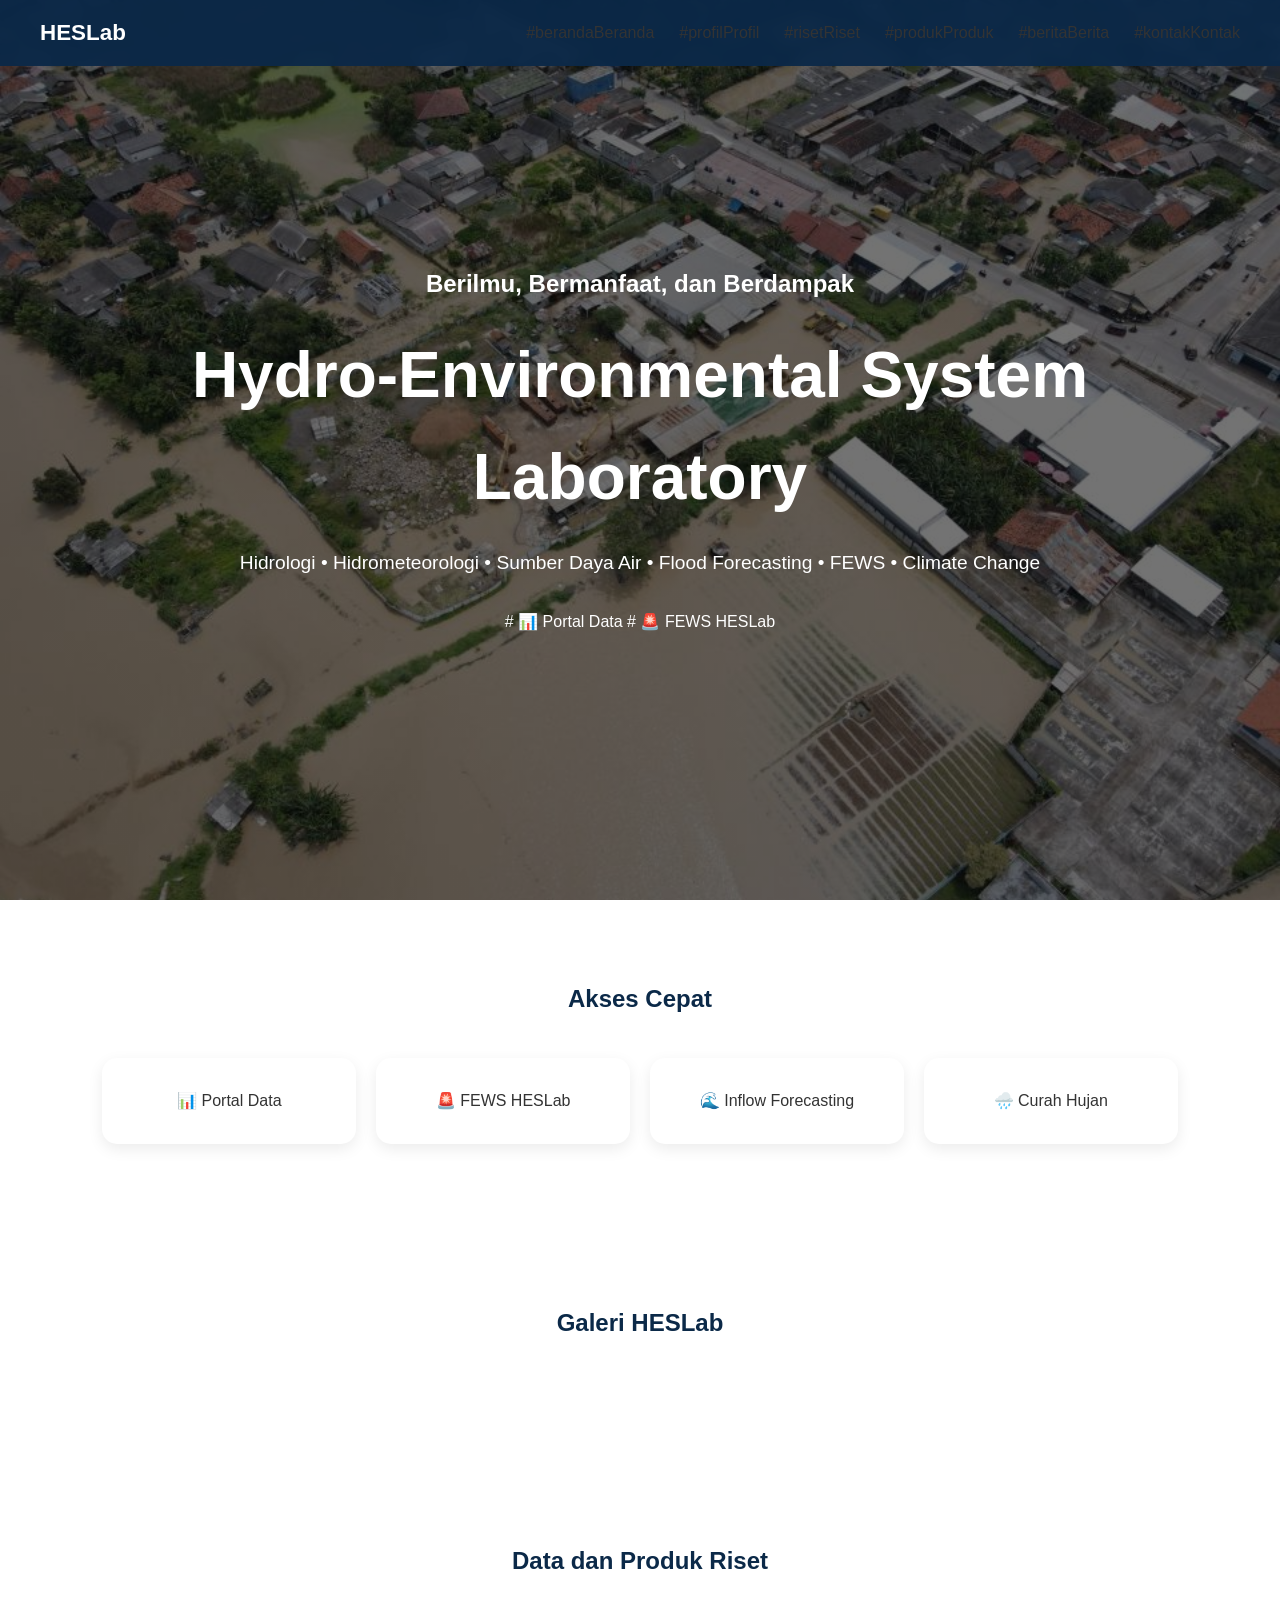
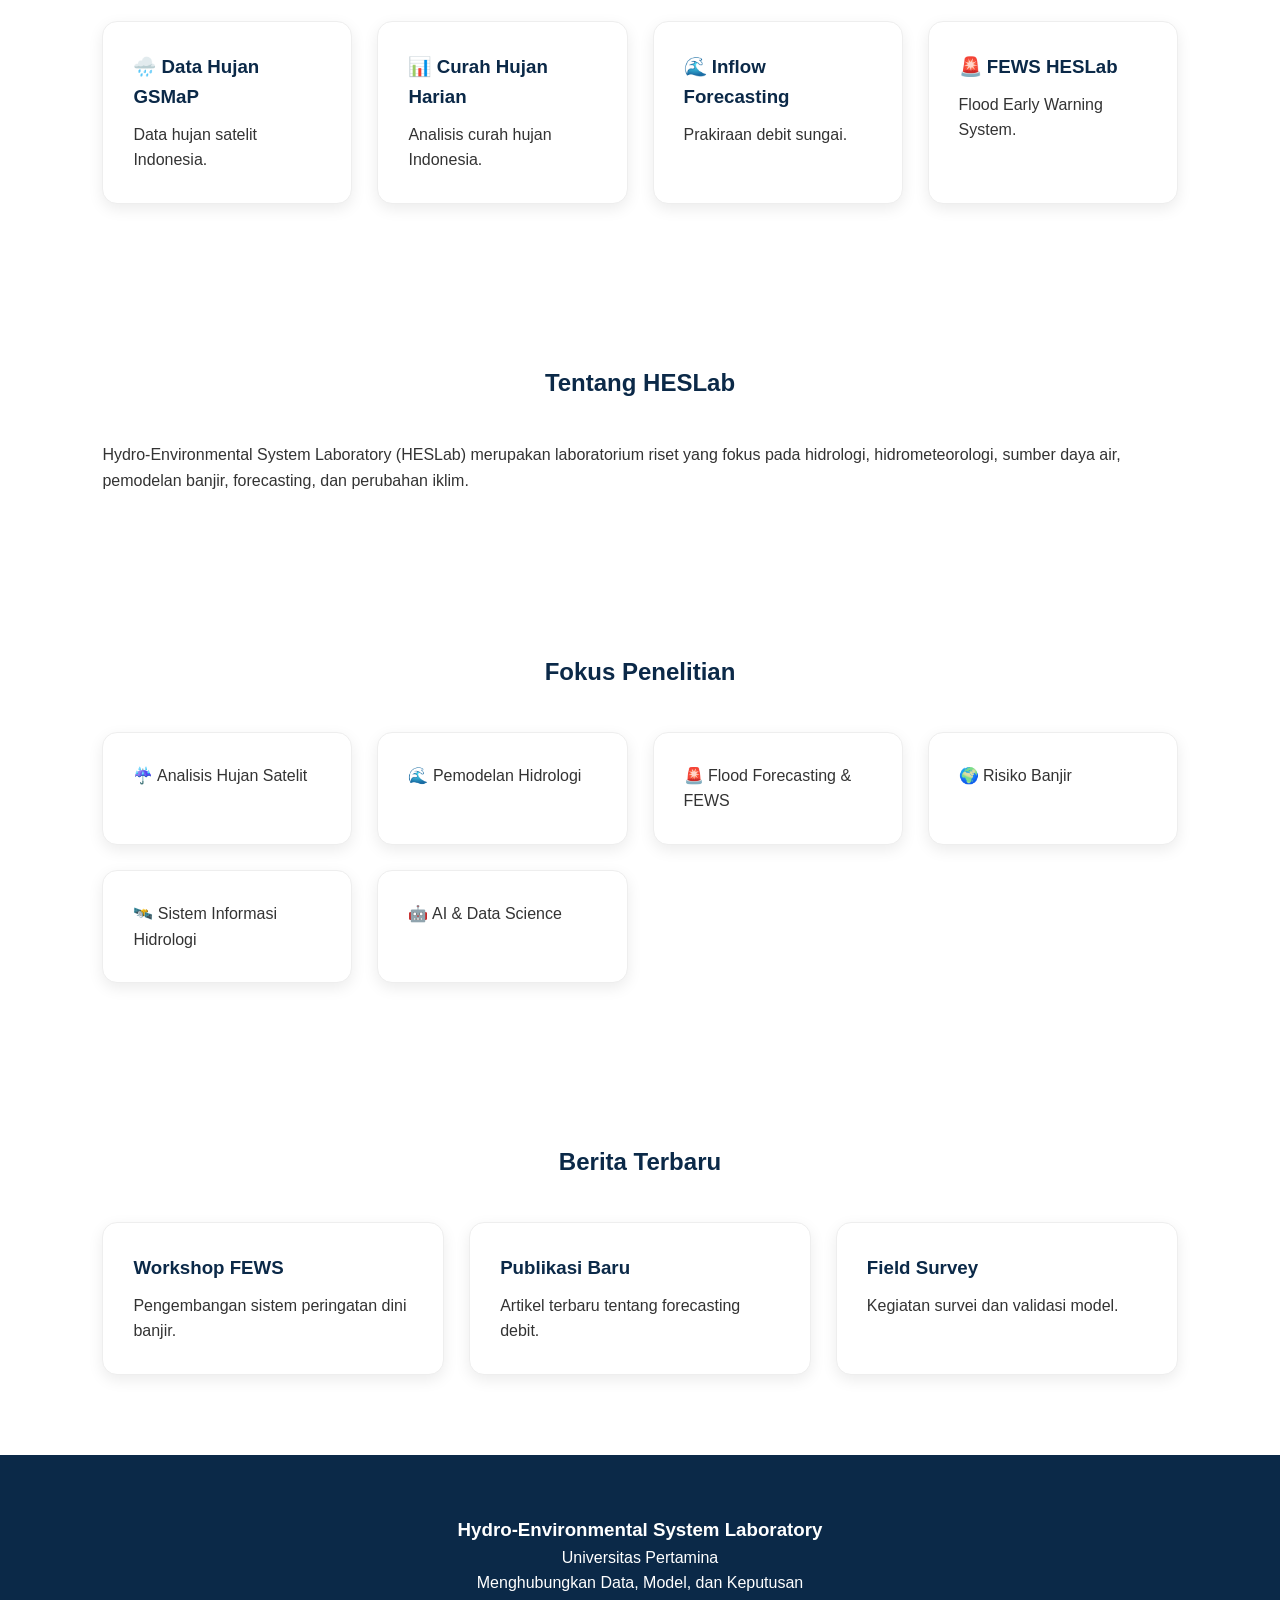
<file: index.html>
<!DOCTYPE html>
<html lang="id">

<head>
    <meta charset="UTF-8">
    <meta name="viewport" content="width=device-width, initial-scale=1.0">

    <title>HESLab | Hydro-Environmental System Laboratory</title>

    <meta name="description"
        content="Hydro-Environmental System Laboratory (HESLab) Universitas Pertamina">

    <style>
        :root {
            --primary: #0b2948;
            --secondary: #1e88e5;
            --light: #f5f7fa;
            --text: #333;
        }

        * {
            margin: 0;
            padding: 0;
            box-sizing: border-box;
        }

        html {
            scroll-behavior: smooth;
        }

        body {
            font-family: "Segoe UI", sans-serif;
            color: var(--text);
            background: #fff;
            line-height: 1.6;
        }

        a {
            text-decoration: none;
        }

        /* ===================
           NAVBAR
        =================== */

        .navbar {
            position: fixed;
            top: 0;
            left: 0;
            width: 100%;
            background: rgba(11, 41, 72, .95);
            backdrop-filter: blur(6px);
            display: flex;
            justify-content: space-between;
            align-items: center;
            padding: 15px 40px;
            z-index: 1000;
        }

        .logo {
            color: white;
            font-size: 1.4rem;
            font-weight: 700;
        }

        .menu {
            list-style: none;
            display: flex;
            gap: 25px;
        }

        .menu a {
            color: white;
            transition: .3s;
        }

        .menu a:hover {
            color: #7dc4ff;
        }

        /* ===================
           HERO
        =================== */

        .hero {
            min-height: 100vh;

            background:
                linear-gradient(
                    rgba(0, 0, 0, .55),
                    rgba(0, 0, 0, .55)
                ),
                url("assets/images/gallery/01.jpg");

            background-size: cover;
            background-position: center;

            display: flex;
            justify-content: center;
            align-items: center;

            text-align: center;
            color: white;

            padding: 120px 20px;
        }

        .hero-content {
            max-width: 900px;
        }

        .hero h1 {
            font-size: 4rem;
            margin: 20px 0;
        }

        .hero p {
            font-size: 1.2rem;
        }

        .hero-buttons {
            margin-top: 30px;
        }

        .btn {
            display: inline-block;
            padding: 14px 24px;
            border-radius: 8px;
            margin: 5px;
            color: white;
            background: var(--secondary);
        }

        .btn-danger {
            background: #e53935;
        }

        /* ===================
           SECTION
        =================== */

        .section {
            padding: 80px 8%;
        }

        .section-title {
            text-align: center;
            color: var(--primary);
            margin-bottom: 40px;
        }

        /* ===================
           QUICK LINKS
        =================== */

        .quick-links {
            display: grid;
            grid-template-columns:
                repeat(auto-fit, minmax(250px, 1fr));
            gap: 20px;
        }

        .quick-link {
            background: white;
            padding: 30px;
            border-radius: 15px;
            text-align: center;

            box-shadow:
                0 5px 15px rgba(0, 0, 0, .08);

            transition: .3s;
        }

        .quick-link:hover {
            transform: translateY(-5px);
        }

        /* ===================
           GALLERY
        =================== */

        .gallery-container {
            position: relative;
            max-width: 1200px;
            margin: auto;
            overflow: hidden;
            border-radius: 15px;

            box-shadow:
                0 10px 30px rgba(0, 0, 0, .15);
        }

        .gallery-container img {
            width: 100%;
            height: 650px;
            object-fit: cover;

            opacity: 1;

            transition:
                opacity 1s ease-in-out,
                transform 8s linear;
        }

        .gallery-container img.active {
            transform: scale(1.05);
        }

        .gallery-overlay {
            position: absolute;
            left: 0;
            right: 0;
            bottom: 0;

            padding: 30px;
            color: white;

            background:
                linear-gradient(
                    transparent,
                    rgba(0, 0, 0, .85)
                );
        }

        .gallery-btn {
            position: absolute;
            top: 50%;

            transform: translateY(-50%);

            width: 50px;
            height: 50px;

            border: none;
            border-radius: 50%;

            background: rgba(0, 0, 0, .5);

            color: white;
            font-size: 1.2rem;

            cursor: pointer;
        }

        .prev {
            left: 20px;
        }

        .next {
            right: 20px;
        }

        /* ===================
           CARD
        =================== */

        .card-grid {
            display: grid;
            grid-template-columns:
                repeat(auto-fit, minmax(250px, 1fr));
            gap: 25px;
        }

        .card {
            background: white;
            padding: 30px;
            border-radius: 15px;

            border: 1px solid #eee;

            box-shadow:
                0 5px 15px rgba(0, 0, 0, .08);

            transition: .3s;
        }

        .card:hover {
            transform: translateY(-8px);

            box-shadow:
                0 15px 30px rgba(0, 0, 0, .12);
        }

        .card h3 {
            margin-bottom: 10px;
            color: var(--primary);
        }

        .news-grid {
            display: grid;
            grid-template-columns:
                repeat(auto-fit, minmax(300px, 1fr));
            gap: 25px;
        }

        /* ===================
           FOOTER
        =================== */

        footer {
            background: var(--primary);
            color: white;
            text-align: center;
            padding: 60px 20px;
        }

        .footer-links {
            margin-top: 20px;
        }

        .footer-links a {
            color: white;
            margin: 0 10px;
        }

        /* ===================
           MOBILE
        =================== */

        @media(max-width:768px) {

            .navbar {
                flex-direction: column;
                gap: 10px;
            }

            .menu {
                flex-wrap: wrap;
                justify-content: center;
            }

            .hero h1 {
                font-size: 2.4rem;
            }

            .gallery-container img {
                height: 320px;
            }
        }
    </style>
</head>

<body>

    <nav class="navbar">

        <div class="logo">
            HESLab
        </div>

        <ul class="menu">
            <li>#berandaBeranda</a></li>
            <li>#profilProfil</a></li>
            <li>#risetRiset</a></li>
            <li>#produkProduk</a></li>
            <li>#beritaBerita</a></li>
            <li>#kontakKontak</a></li>
        </ul>

    </nav>

    <section class="hero" id="beranda">

        <div class="hero-content">

            <h2>
                Berilmu, Bermanfaat, dan Berdampak
            </h2>

            <h1>
                Hydro-Environmental System Laboratory
            </h1>

            <p>
                Hidrologi • Hidrometeorologi • Sumber Daya Air •
                Flood Forecasting • FEWS • Climate Change
            </p>

            <div class="hero-buttons">

                #
                    📊 Portal Data
                </a>

                #
                    🚨 FEWS HESLab
                </a>

            </div>

        </div>

    </section>

    <section class="section">

        <h2 class="section-title">
            Akses Cepat
        </h2>

        <div class="quick-links">

            <div class="quick-link">📊 Portal Data</div>
            <div class="quick-link">🚨 FEWS HESLab</div>
            <div class="quick-link">🌊 Inflow Forecasting</div>
            <div class="quick-link">🌧️ Curah Hujan</div>

        </div>

    </section>

    <section class="section">

        <h2 class="section-title">
            Galeri HESLab
        </h2>

        <div class="gallery-container">

            

            <div class="gallery-overlay">
                <h3 id="galleryTitle"></h3>
            </div>

            <button
                class="gallery-btn prev"
                onclick="prevImage()">
                ❮
            </button>

            <button
                class="gallery-btn next"
                onclick="nextImage()">
                ❯
            </button>

        </div>

    </section>

    <section class="section" id="produk">

        <h2 class="section-title">
            Data dan Produk Riset
        </h2>

        <div class="card-grid">

            <div class="card">
                <h3>🌧️ Data Hujan GSMaP</h3>
                <p>Data hujan satelit Indonesia.</p>
            </div>

            <div class="card">
                <h3>📊 Curah Hujan Harian</h3>
                <p>Analisis curah hujan Indonesia.</p>
            </div>

            <div class="card">
                <h3>🌊 Inflow Forecasting</h3>
                <p>Prakiraan debit sungai.</p>
            </div>

            <div class="card">
                <h3>🚨 FEWS HESLab</h3>
                <p>Flood Early Warning System.</p>
            </div>

        </div>

    </section>

    <section class="section" id="profil">

        <h2 class="section-title">
            Tentang HESLab
        </h2>

        <p>
            Hydro-Environmental System Laboratory (HESLab)
            merupakan laboratorium riset yang fokus pada
            hidrologi, hidrometeorologi, sumber daya air,
            pemodelan banjir, forecasting, dan perubahan iklim.
        </p>

    </section>

    <section class="section" id="riset">

        <h2 class="section-title">
            Fokus Penelitian
        </h2>

        <div class="card-grid">

            <div class="card">☔ Analisis Hujan Satelit</div>
            <div class="card">🌊 Pemodelan Hidrologi</div>
            <div class="card">🚨 Flood Forecasting & FEWS</div>
            <div class="card">🌍 Risiko Banjir</div>
            <div class="card">🛰️ Sistem Informasi Hidrologi</div>
            <div class="card">🤖 AI & Data Science</div>

        </div>

    </section>

    <section class="section" id="berita">

        <h2 class="section-title">
            Berita Terbaru
        </h2>

        <div class="news-grid">

            <div class="card">
                <h3>Workshop FEWS</h3>
                <p>Pengembangan sistem peringatan dini banjir.</p>
            </div>

            <div class="card">
                <h3>Publikasi Baru</h3>
                <p>Artikel terbaru tentang forecasting debit.</p>
            </div>

            <div class="card">
                <h3>Field Survey</h3>
                <p>Kegiatan survei dan validasi model.</p>
            </div>

        </div>

    </section>

    <footer id="kontak">

        <h3>
            Hydro-Environmental System Laboratory
        </h3>

        <p>
            Universitas Pertamina
        </p>

        <p>
            Menghubungkan Data, Model, dan Keputusan
        </p>

    </footer>

    <script>

        let gallery = [];
        let currentIndex = 0;

        const imageElement =
            document.getElementById("galleryImage");

        const titleElement =
            document.getElementById("galleryTitle");

        fetch("assets/data/gallery.json")
            .then(response => response.json())
            .then(data => {

                gallery = data;

                if (gallery.length > 0) {

                    showImage(0);

                    setInterval(() => {
                        nextImage();
                    }, 4000);

                }

            })
            .catch(error => {
                console.error(error);
            });

        function showImage(index) {

            imageElement.style.opacity = 0;

            setTimeout(() => {

                imageElement.src =
                    gallery[index].image;

                imageElement.alt =
                    gallery[index].title;

                titleElement.textContent =
                    gallery[index].title;

                imageElement.style.opacity = 1;

                imageElement.classList.remove("active");

                void imageElement.offsetWidth;

                imageElement.classList.add("active");

            }, 300);
        }

        function nextImage() {

            if (gallery.length === 0) return;

            currentIndex =
                (currentIndex + 1) %
                gallery.length;

            showImage(currentIndex);
        }

        function prevImage() {

            if (gallery.length === 0) return;

            currentIndex =
                (currentIndex - 1 + gallery.length) %
                gallery.length;

            showImage(currentIndex);
        }

    </script>

</body>

</html>
</file>
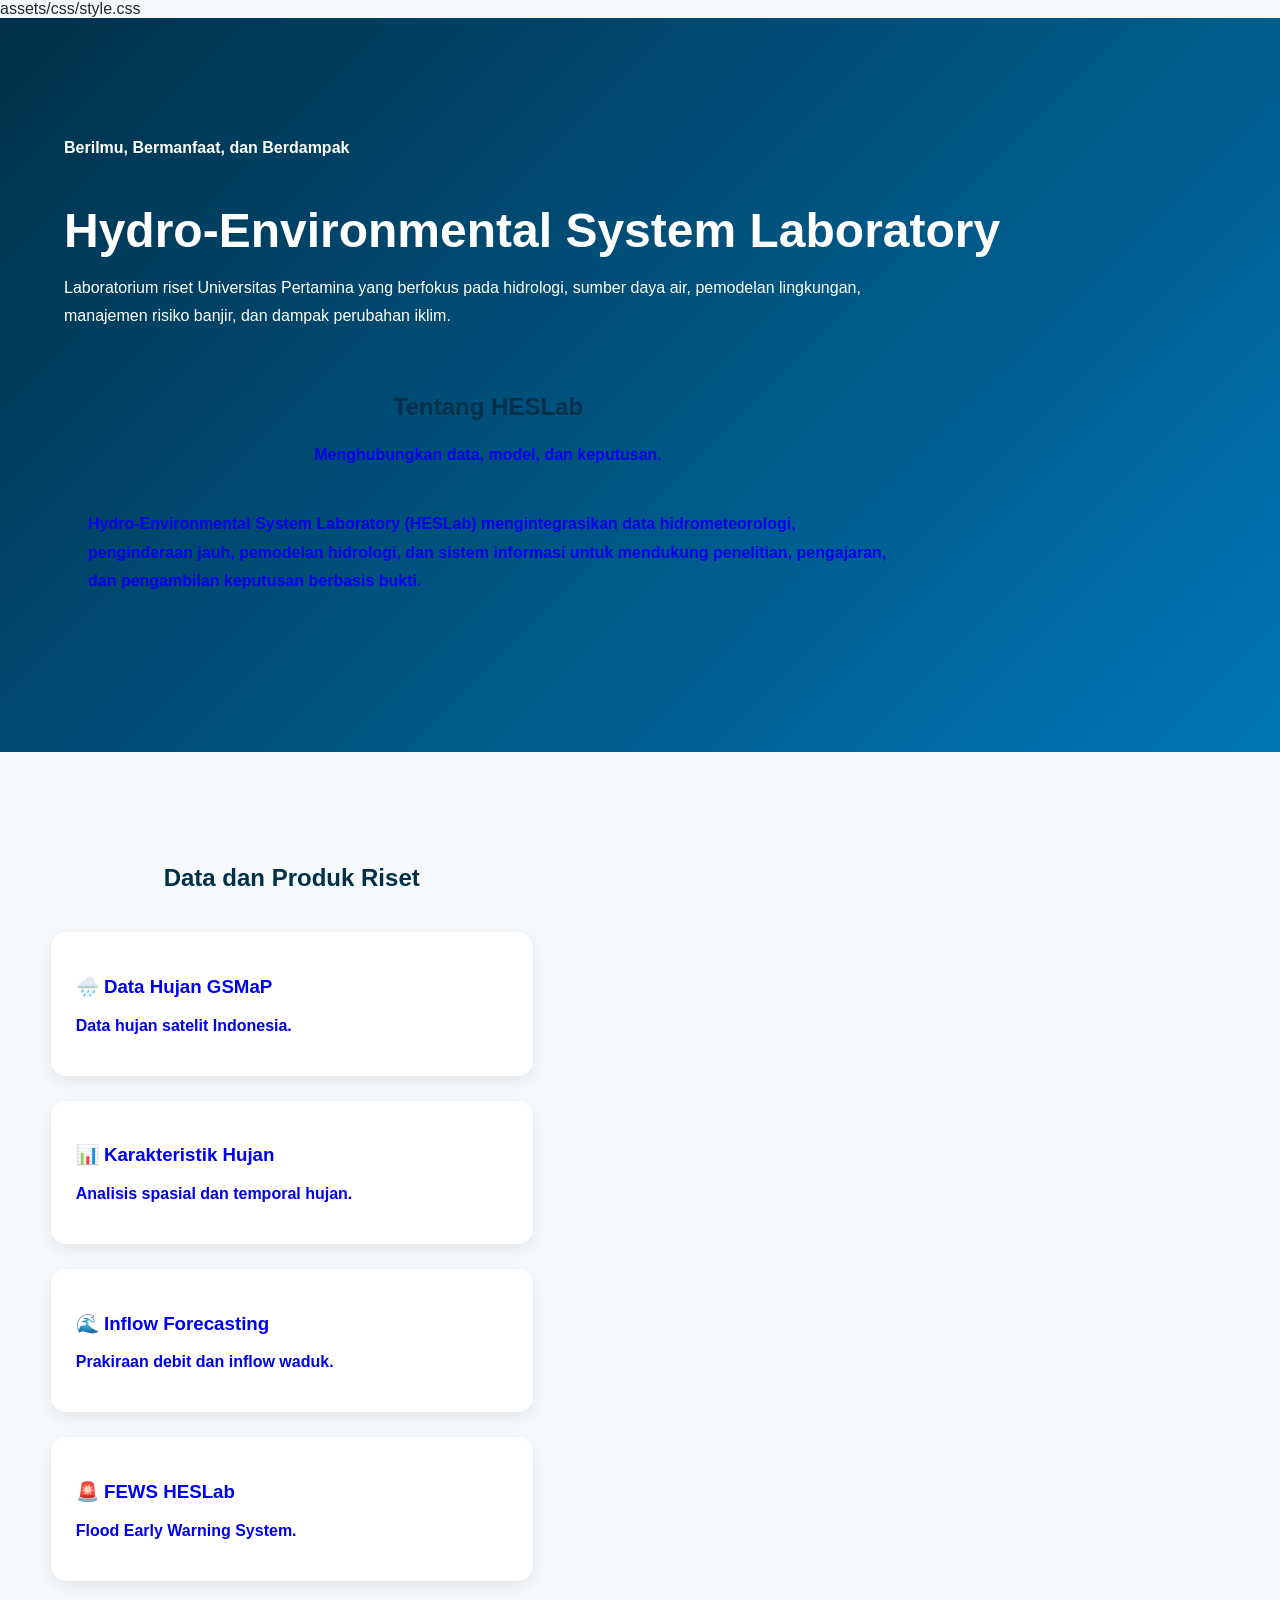
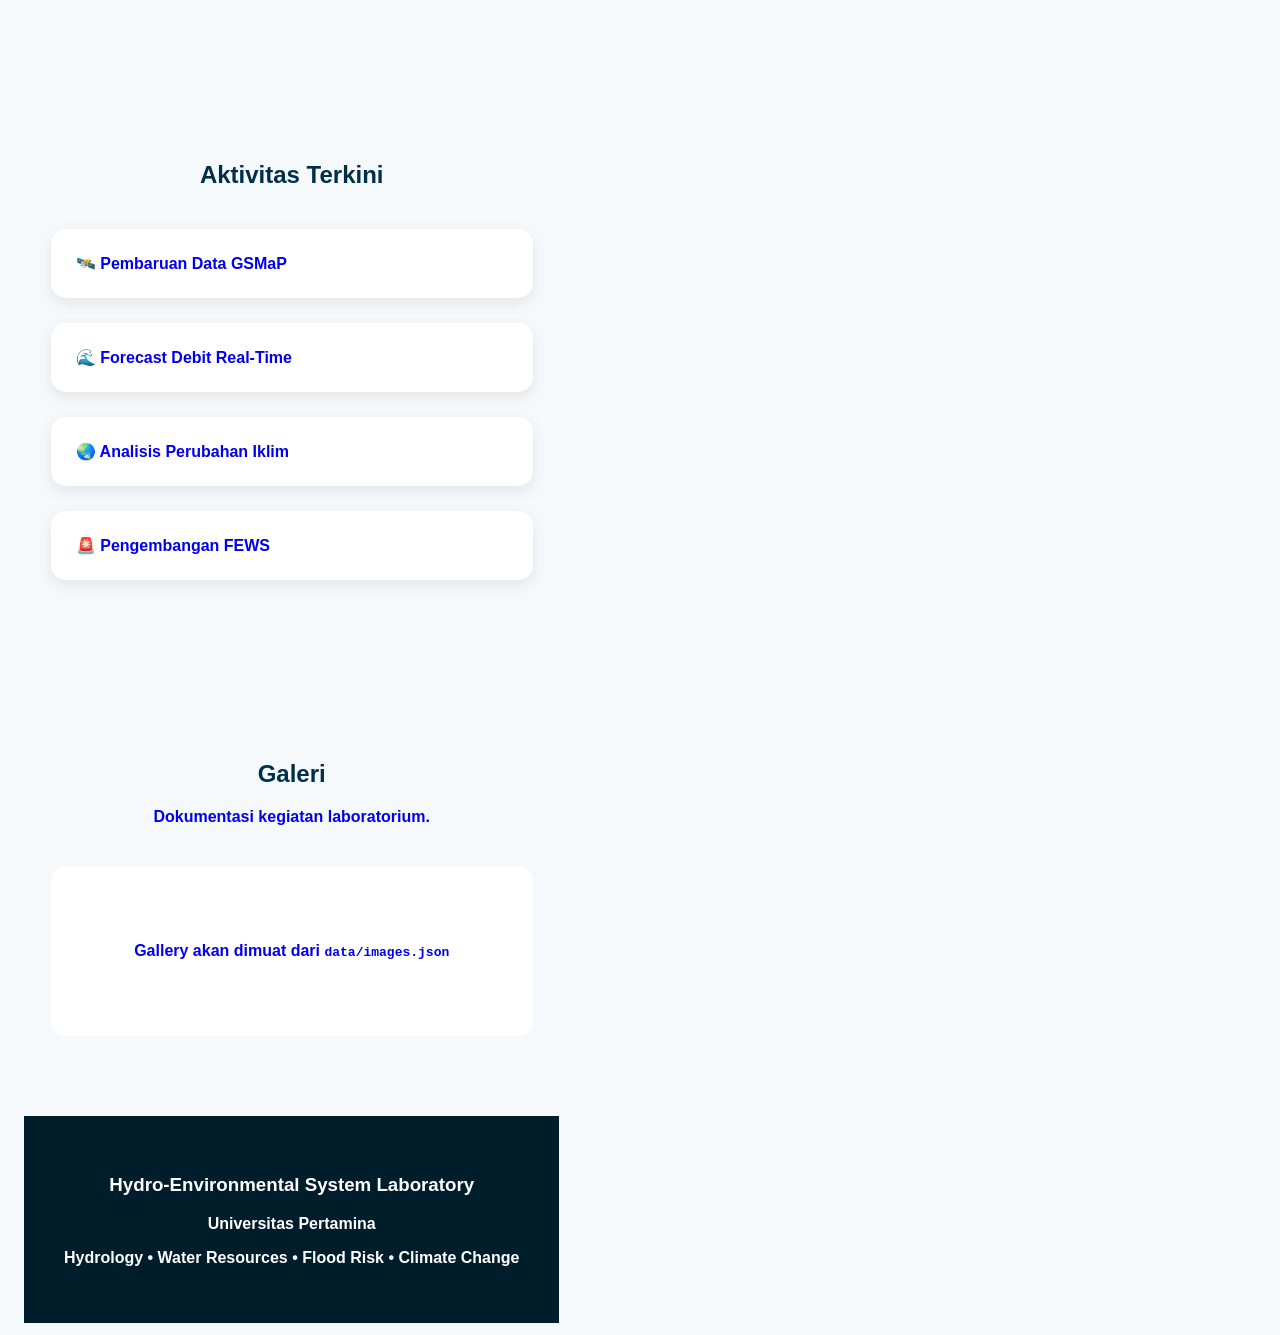
<file: berita-dan-opini/index.html>
<!DOCTYPE html>
<html lang="id">
<head>

<meta charset="UTF-8">
<meta name="viewport" content="width=device-width, initial-scale=1.0">

<title>Hydro-Environmental System Laboratory</title>

assets/css/style.css

<style>

body{
    margin:0;
    font-family:Segoe UI,sans-serif;
    background:#f5f9fc;
    color:#1f2933;
}

.container{
    width:90%;
    max-width:1200px;
    margin:auto;
}

section{
    padding:80px 0;
}

.hero{
    background:linear-gradient(135deg,#003049,#0077b6);
    color:white;
    padding:100px 0;
}

.hero h1{
    font-size:3rem;
    margin-bottom:15px;
}

.hero p{
    max-width:800px;
    line-height:1.8;
}

.button-group{
    margin-top:30px;
}

.btn{
    display:inline-block;
    padding:12px 24px;
    border-radius:30px;
    text-decoration:none;
    font-weight:bold;
    margin-right:10px;
}

.btn-primary{
    background:#00b4d8;
    color:#002233;
}

.btn-outline{
    border:1px solid white;
    color:white;
}

.section-title{
    text-align:center;
    margin-bottom:40px;
}

.section-title h2{
    color:#003049;
}

.cards{
    display:grid;
    grid-template-columns:repeat(auto-fit,minmax(250px,1fr));
    gap:25px;
}

.card{
    background:white;
    padding:25px;
    border-radius:15px;
    box-shadow:0 5px 15px rgba(0,0,0,.08);
}

.gallery-placeholder{
    background:white;
    text-align:center;
    padding:60px;
    border-radius:15px;
}

footer{
    background:#001d2c;
    color:white;
    text-align:center;
    padding:40px;
}

@media(max-width:768px){

.hero h1{
    font-size:2rem;
}

.btn{
    display:block;
    margin-bottom:10px;
    text-align:center;
}

section{
    padding:50px 0;
}

}

</style>

</head>

<body>

<!-- HERO -->

<section class="hero">

<div class="container">

<p><strong>Berilmu, Bermanfaat, dan Berdampak</strong></p>

<h1>
Hydro-Environmental System Laboratory
</h1>

<p>
Laboratorium riset Universitas Pertamina yang berfokus
pada hidrologi, sumber daya air, pemodelan lingkungan,
manajemen risiko banjir, dan dampak perubahan iklim.
</p>

<div class="button-group">

<a href="riset-data/" class="btn btn-primarySLab
</a>

</div>

</div>

</section>

<!-- ABOUT -->

<section>

<div class="container">

<div class="section-title">

<h2>Tentang HESLab</h2>

<p>
Menghubungkan data, model, dan keputusan.
</p>

</div>

<p>
Hydro-Environmental System Laboratory (HESLab)
mengintegrasikan data hidrometeorologi, penginderaan jauh,
pemodelan hidrologi, dan sistem informasi untuk mendukung
penelitian, pengajaran, dan pengambilan keputusan berbasis bukti.
</p>

</div>

</section>

<!-- RISET -->

<section>

<div class="container">

<div class="section-title">

<h2>Data dan Produk Riset</h2>

</div>

<div class="cards">

<div class="card">
<h3>🌧️ Data Hujan GSMaP</h3>
<p>Data hujan satelit Indonesia.</p>
</div>

<div class="card">
<h3>📊 Karakteristik Hujan</h3>
<p>Analisis spasial dan temporal hujan.</p>
</div>

<div class="card">
<h3>🌊 Inflow Forecasting</h3>
<p>Prakiraan debit dan inflow waduk.</p>
</div>

<div class="card">
<h3>🚨 FEWS HESLab</h3>
<p>Flood Early Warning System.</p>
</div>

</div>

</div>

</section>

<!-- AKTIVITAS -->

<section>

<div class="container">

<div class="section-title">

<h2>Aktivitas Terkini</h2>

</div>

<div class="cards">

<div class="card">
🛰️ Pembaruan Data GSMaP
</div>

<div class="card">
🌊 Forecast Debit Real-Time
</div>

<div class="card">
🌏 Analisis Perubahan Iklim
</div>

<div class="card">
🚨 Pengembangan FEWS
</div>

</div>

</div>

</section>

<!-- GALLERY -->

<section>

<div class="container">

<div class="section-title">

<h2>Galeri</h2>

<p>
Dokumentasi kegiatan laboratorium.
</p>

</div>

<div class="gallery-placeholder">

<p>
Gallery akan dimuat dari
<code>data/images.json</code>
</p>

</div>

</div>

</section>

<!-- FOOTER -->

<footer>

<h3>Hydro-Environmental System Laboratory</h3>

<p>Universitas Pertamina</p>

<p>
Hydrology • Water Resources • Flood Risk • Climate Change
</p>

</footer>

</body>
</html>
</file>
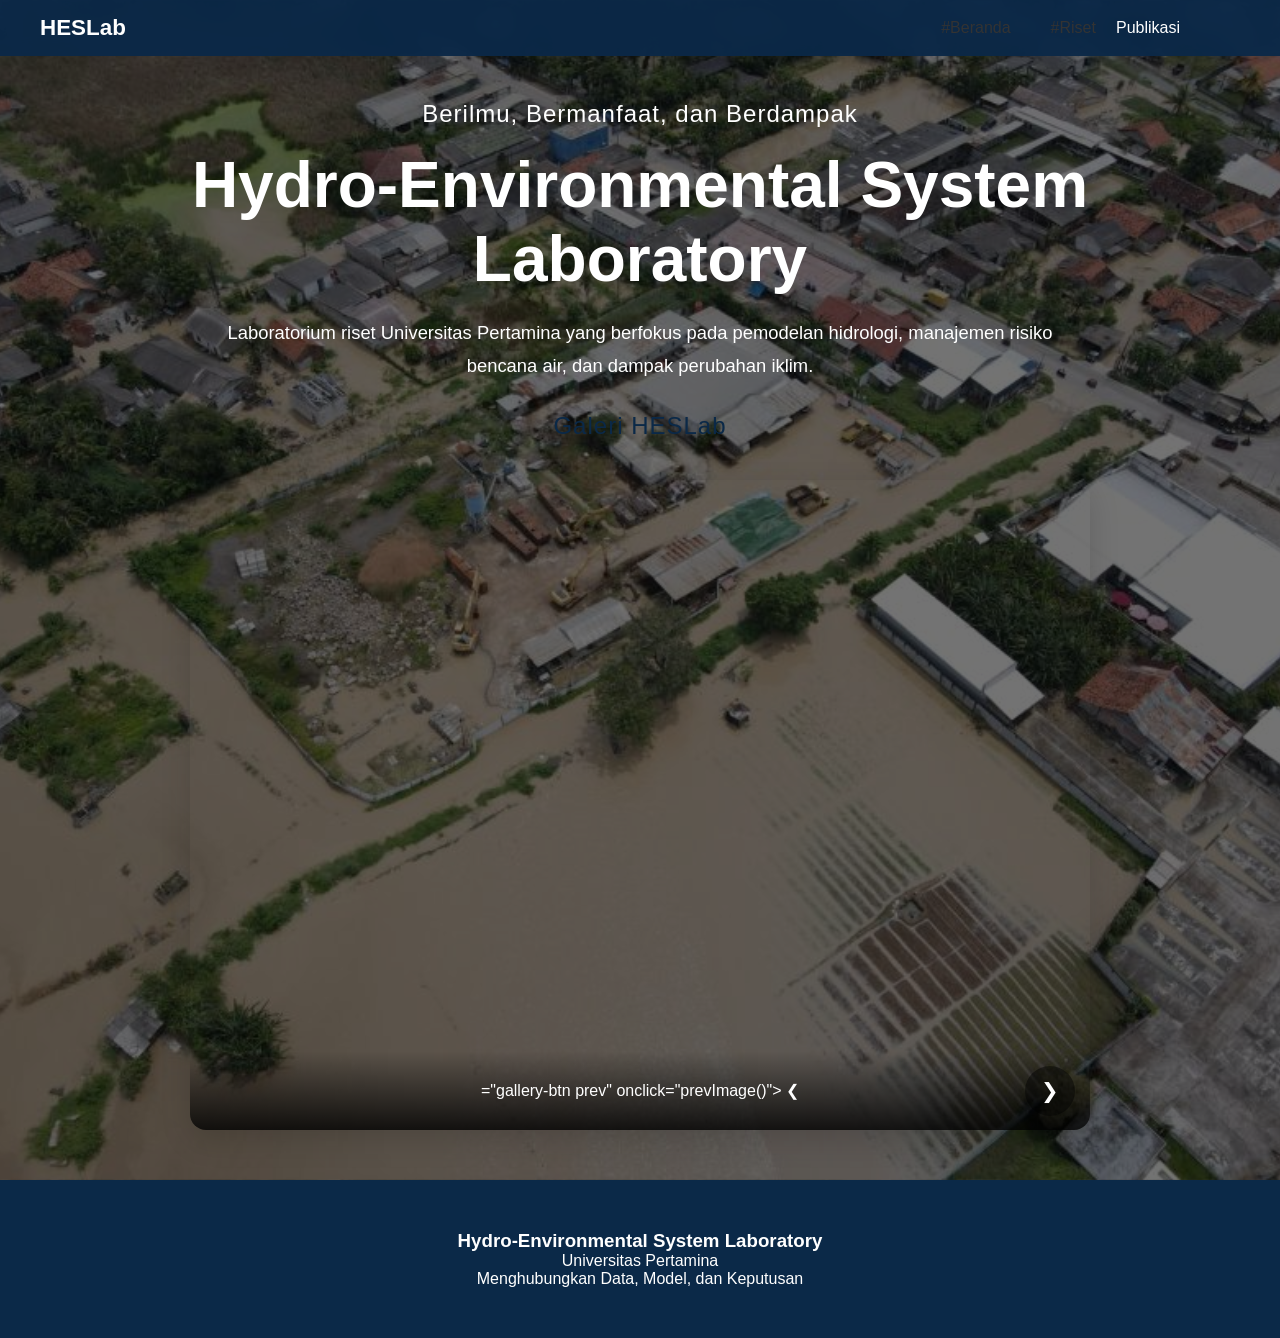
<file: index copy.html>
<!DOCTYPE html>
<html lang="id">

<head>
<meta charset="UTF-8">
<meta name="viewport" content="width=device-width, initial-scale=1.0">

<title>
HESLab | Hydro-Environmental System Laboratory
</title>

<style>

:root{
    --primary:#0b2948;
    --secondary:#1e88e5;
    --light:#f5f7fa;
    --text:#333;
}

*{
    margin:0;
    padding:0;
    box-sizing:border-box;
}

html{
    scroll-behavior:smooth;
}

body{
    font-family:'Segoe UI',sans-serif;
    color:var(--text);
    background:var(--light);
}

/* ==========================
   NAVBAR
========================== */

.navbar{
    position:fixed;
    top:0;
    left:0;
    width:100%;

    background:rgba(11,41,72,.95);

    backdrop-filter:blur(10px);

    display:flex;
    justify-content:space-between;
    align-items:center;

    padding:15px 40px;

    z-index:999;
}

.logo{
    color:white;
    font-size:1.4rem;
    font-weight:700;
}

.menu{
    display:flex;
    list-style:none;
    gap:20px;
}

.menu a{
    color:white;
    text-decoration:none;
    transition:.3s;
}

.menu a:hover{
    color:#87cefa;
}

/* ==========================
   HERO
========================== */

.hero{

    min-height:100vh;

    background:
    linear-gradient(
        rgba(0,0,0,.55),
        rgba(0,0,0,.55)
    ),
    url("assets/images/gallery/01.jpg");

    background-size:cover;
    background-position:center;

    display:flex;
    justify-content:center;
    align-items:center;

    text-align:center;
    color:white;

    padding:100px 20px 50px;
}

.hero-content{
    max-width:900px;
}

.hero h2{
    font-weight:300;
    letter-spacing:1px;
}

.hero h1{
    margin:20px 0;
    font-size:4rem;
}

.hero p{
    font-size:1.15rem;
    line-height:1.8;
}

.hero-buttons{
    margin-top:30px;
}

.btn{
    display:inline-block;
    padding:14px 28px;
    margin:5px;

    border-radius:8px;

    text-decoration:none;
    color:white;

    background:#1e88e5;
}

.btn.secondary{
    background:#e53935;
}

/* ==========================
   SECTION
========================== */

.section{
    padding:80px 8%;
}

.section-title{
    text-align:center;
    color:var(--primary);
    margin-bottom:40px;
}

/* ==========================
   GALLERY
========================== */

.gallery-container{
    max-width:1200px;
    margin:auto;

    position:relative;

    overflow:hidden;

    border-radius:16px;

    box-shadow:
    0 10px 30px rgba(0,0,0,.15);
}

.gallery-container img{
    width:100%;
    height:650px;
    object-fit:cover;

    display:block;

    transition:opacity .6s ease;
}

.gallery-overlay{

    position:absolute;
    bottom:0;
    left:0;
    right:0;

    padding:30px;

    color:white;

    background:
    linear-gradient(
        transparent,
        rgba(0,0,0,.8)
    );
}

.gallery-overlay h3{
    font-size:1.8rem;
}

.gallery-btn{

    position:absolute;
    top:50%;

    transform:translateY(-50%);

    width:50px;
    height:50px;

    border:none;
    border-radius:50%;

    background:rgba(0,0,0,.45);

    color:white;

    cursor:pointer;
    font-size:1.3rem;
}

.gallery-btn:hover{
    background:rgba(0,0,0,.8);
}

.prev{
    left:15px;
}

.next{
    right:15px;
}

.gallery-dots{
    position:absolute;

    bottom:15px;
    left:50%;

    transform:translateX(-50%);

    display:flex;
    gap:10px;
}

.dot{
    width:12px;
    height:12px;
    border-radius:50%;

    background:rgba(255,255,255,.4);
}

.dot.active{
    background:white;
}

/* ==========================
   CARD
========================== */

.card-container{

    display:grid;

    grid-template-columns:
    repeat(auto-fit,minmax(260px,1fr));

    gap:25px;
}

.card{

    background:white;

    padding:30px;

    border-radius:15px;

    box-shadow:
    0 5px 15px rgba(0,0,0,.08);

    transition:.3s;
}

.card:hover{

    transform:translateY(-8px);

    box-shadow:
    0 15px 30px rgba(0,0,0,.12);
}

.card h3{
    color:var(--primary);
    margin-bottom:15px;
}

/* ==========================
   FOOTER
========================== */

footer{

    background:var(--primary);

    color:white;

    text-align:center;

    padding:50px;
}

/* ==========================
   MOBILE
========================== */

@media(max-width:768px){

    .navbar{
        flex-direction:column;
        gap:10px;
    }

    .menu{
        flex-wrap:wrap;
        justify-content:center;
    }

    .hero h1{
        font-size:2.4rem;
    }

    .gallery-container img{
        height:320px;
    }

    .gallery-overlay h3{
        font-size:1.1rem;
    }

}

</style>

</head>

<body>

<nav class="navbar">

<div class="logo">
HESLab
</div>

<ul class="menu">
<li>#Beranda</a></li>
<li><Profil</a></li>
<li>#Riset</a></li>
<li><a href="#">Publikasi</a></li & Layanan</a></li>
<li><Pengajaran</a></li>
<li><Berita</a></li>
<li><Kontak</a></li>
</ul>

</nav>

<section class="hero">

<div class="hero-content">

<h2>
Berilmu, Bermanfaat, dan Berdampak
</h2>

<h1>
Hydro-Environmental System Laboratory
</h1>

<p>
Laboratorium riset Universitas Pertamina yang berfokus pada
pemodelan hidrologi, manajemen risiko bencana air,
dan dampak perubahan iklim.
</p>

<div class="hero-buttons">

<a class="l Data Hidrologi
</a>

#
🚨 FEWS HESLab
</a>

</div>

</div>

</section>

<section class="section">

<h2 class="section-title">
Galeri HESLab
</h2>

<div class="gallery-container">

<img
id="galleryImage"
src=""
alt="Galeri HESLab">

<div class="gallery-overlay">

="gallery-btn prev"
onclick="prevImage()">

❮

</button>

<button
class="gallery-btn next"
onclick="nextImage()">

❯

</button>

</div>

</section>

<footer>

<h3>
Hydro-Environmental System Laboratory
</h3>

<p>
Universitas Pertamina
</p>

<p>
Menghubungkan Data, Model, dan Keputusan
</p>

</footer>

<script>

let gallery = [];
let currentIndex = 0;

const imageElement =
document.getElementById("galleryImage");

const titleElement =
document.getElementById("galleryTitle");

fetch("assets/data/gallery.json")
.then(response => response.json())
.then(data => {

    gallery = data;

    if(gallery.length === 0){
        return;
    }

    showImage(0);

    setInterval(nextImage,5000);

});

function showImage(index){

    imageElement.style.opacity = 0;

    setTimeout(() => {

        imageElement.src =
            gallery[index].image;

        titleElement.textContent =
            gallery[index].title;

        imageElement.style.opacity = 1;

    },300);

}

function nextImage(){

    currentIndex++;

    if(currentIndex >= gallery.length){
        currentIndex = 0;
    }

    showImage(currentIndex);
}

function prevImage(){

    currentIndex--;

    if(currentIndex < 0){
        currentIndex =
        gallery.length - 1;
    }

    showImage(currentIndex);
}

</script>

</body>
</html>
</file>
